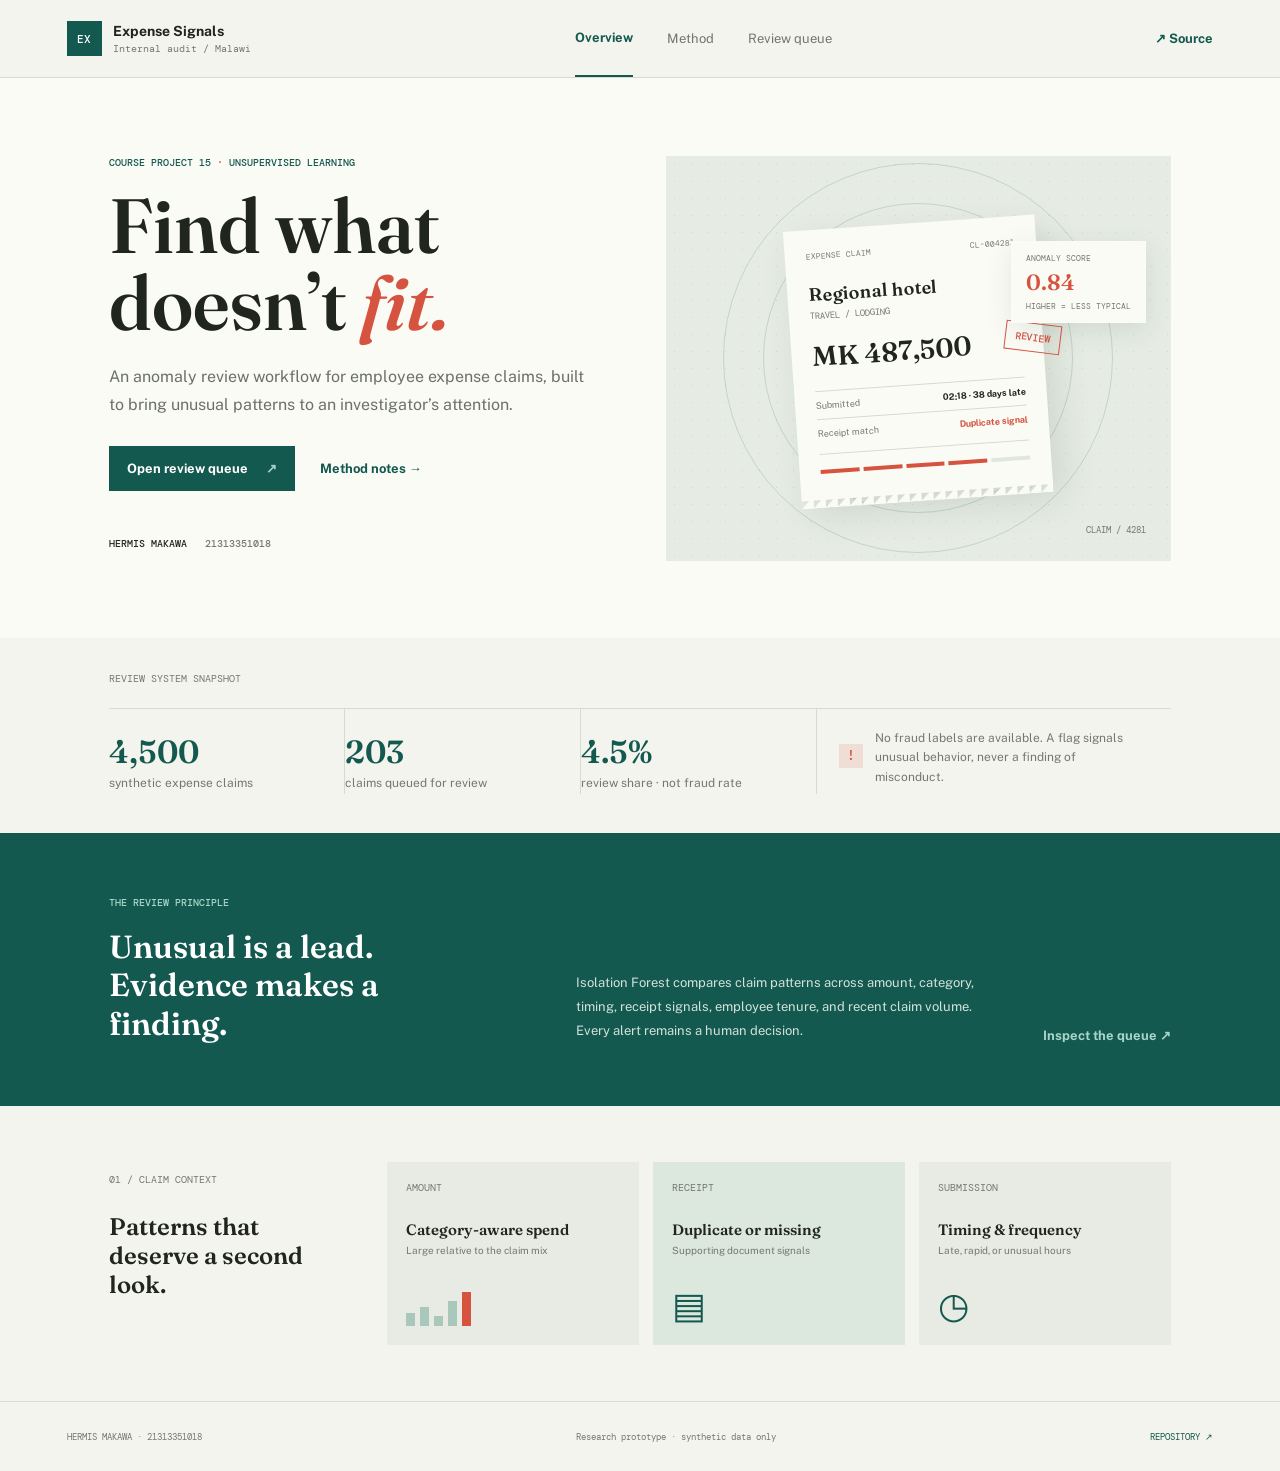
<file: docs/index.html>
<!doctype html>
<html lang="en">
<head>
  <meta charset="utf-8"><meta name="viewport" content="width=device-width, initial-scale=1">
  <meta name="description" content="Hermis Makawa's unsupervised employee expense anomaly review project.">
  <title>Expense Signals | Hermis Makawa</title>
  <link rel="preconnect" href="https://fonts.googleapis.com"><link rel="preconnect" href="https://fonts.gstatic.com" crossorigin>
  <link href="https://fonts.googleapis.com/css2?family=DM+Mono:wght@400;500&family=Fraunces:opsz,wght@9..144,500;9..144,600;9..144,700&family=Public+Sans:wght@400;500;600;700&display=swap" rel="stylesheet"><link rel="stylesheet" href="assets/site.css">
</head>
<body>
  <header class="topbar"><a class="brand" href="index.html"><span class="brand-mark">EX</span><span>Expense Signals<span class="brand-sub">Internal audit / Malawi</span></span></a><nav aria-label="Main navigation"><a class="active" href="index.html">Overview</a><a href="methodology.html">Method</a><a href="results.html">Review queue</a></nav><a class="repo-link" href="https://github.com/hermis94/employee-fraud-detection">↗ Source</a></header>
  <main><section class="hero"><div class="hero-copy"><p class="eyebrow">COURSE PROJECT 15 <span>·</span> UNSUPERVISED LEARNING</p><h1>Find what<br>doesn’t <em>fit.</em></h1><p class="lead">An anomaly review workflow for employee expense claims, built to bring unusual patterns to an investigator’s attention.</p><div class="hero-actions"><a class="button button-dark" href="results.html">Open review queue <span>↗</span></a><a class="text-link" href="methodology.html">Method notes <span>→</span></a></div><p class="student">HERMIS MAKAWA <span>21313351018</span></p></div><div class="hero-art" aria-label="Visual representation of an expense claim under review"><div class="orbit orbit-one"></div><div class="orbit orbit-two"></div><div class="receipt"><div class="receipt-top"><span>EXPENSE CLAIM</span><span>CL-004281</span></div><div class="receipt-vendor">Regional hotel</div><div class="receipt-category">TRAVEL / LODGING</div><div class="receipt-amount">MK 487,500</div><div class="receipt-meta"><span>Submitted</span><b>02:18 · 38 days late</b></div><div class="receipt-meta"><span>Receipt match</span><b class="alert-text">Duplicate signal</b></div><div class="receipt-rule"></div><div class="receipt-bars"><span></span><span></span><span></span><span></span><span></span></div><div class="receipt-stamp">REVIEW</div></div><div class="score-tag"><span>ANOMALY SCORE</span><b>0.84</b><i>HIGHER = LESS TYPICAL</i></div><span class="art-index">CLAIM / 4281</span></div></section>
  <section class="snapshot"><div class="section-label">REVIEW SYSTEM SNAPSHOT</div><div class="snapshot-grid"><article><span class="metric" data-metric="rows">4,500</span><p>synthetic expense claims</p></article><article><span class="metric" data-metric="flagged_claims">—</span><p>claims queued for review</p></article><article><span class="metric" data-metric="flagged_rate">—</span><p>review share · not fraud rate</p></article><article class="snapshot-note"><span class="note-mark">!</span><p>No fraud labels are available. A flag signals unusual behavior, never a finding of misconduct.</p></article></div></section>
  <section class="feature-band"><div><p class="eyebrow">THE REVIEW PRINCIPLE</p><h2>Unusual is a lead.<br>Evidence makes a finding.</h2></div><p>Isolation Forest compares claim patterns across amount, category, timing, receipt signals, employee tenure, and recent claim volume. Every alert remains a human decision.</p><a class="arrow-link" href="results.html">Inspect the queue <span>↗</span></a></section>
  <section class="signal-strip"><div class="strip-title"><span>01 / CLAIM CONTEXT</span><b>Patterns that<br>deserve a second look.</b></div><div class="signal-card"><span>AMOUNT</span><strong>Category-aware spend</strong><small>Large relative to the claim mix</small><div class="bar-chart"><i></i><i></i><i></i><i></i><i class="bar-alert"></i></div></div><div class="signal-card signal-card-accent"><span>RECEIPT</span><strong>Duplicate or missing</strong><small>Supporting document signals</small><div class="receipt-icon">▤</div></div><div class="signal-card"><span>SUBMISSION</span><strong>Timing & frequency</strong><small>Late, rapid, or unusual hours</small><div class="time-icon">◷</div></div></section></main>
  <footer><span>HERMIS MAKAWA · 21313351018</span><span>Research prototype · synthetic data only</span><a href="https://github.com/hermis94/employee-fraud-detection">REPOSITORY ↗</a></footer>
  <script src="assets/site.js"></script>
</body>
</html>
</file>
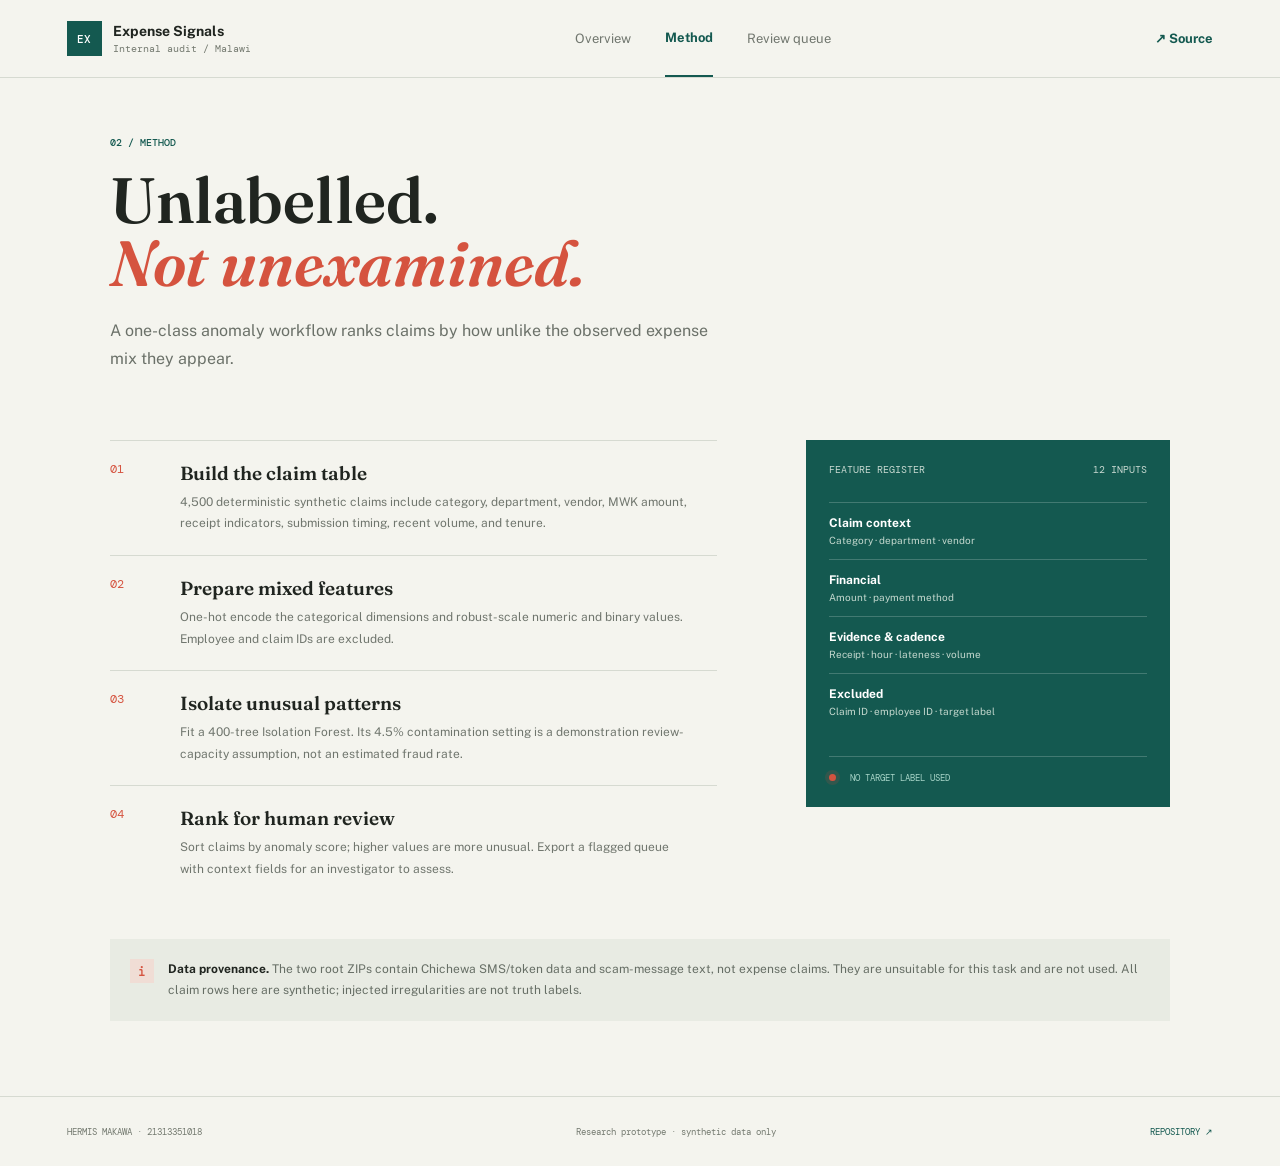
<file: docs/methodology.html>
<!doctype html>
<html lang="en">
<head>
  <meta charset="utf-8"><meta name="viewport" content="width=device-width, initial-scale=1">
  <meta name="description" content="Unsupervised employee expense anomaly detection methodology and data provenance.">
  <title>Method | Expense Signals</title>
  <link rel="preconnect" href="https://fonts.googleapis.com"><link rel="preconnect" href="https://fonts.gstatic.com" crossorigin>
  <link href="https://fonts.googleapis.com/css2?family=DM+Mono:wght@400;500&family=Fraunces:opsz,wght@9..144,500;9..144,600;9..144,700&family=Public+Sans:wght@400;500;600;700&display=swap" rel="stylesheet"><link rel="stylesheet" href="assets/site.css">
</head>
<body><header class="topbar"><a class="brand" href="index.html"><span class="brand-mark">EX</span><span>Expense Signals<span class="brand-sub">Internal audit / Malawi</span></span></a><nav aria-label="Main navigation"><a href="index.html">Overview</a><a class="active" href="methodology.html">Method</a><a href="results.html">Review queue</a></nav><a class="repo-link" href="https://github.com/hermis94/employee-fraud-detection">↗ Source</a></header>
<main class="inner-page"><div class="page-heading"><p class="eyebrow">02 / METHOD</p><h1>Unlabelled.<br><em>Not unexamined.</em></h1><p class="lead">A one-class anomaly workflow ranks claims by how unlike the observed expense mix they appear.</p></div><section class="method-layout"><div class="method-steps"><article><span class="step-no">01</span><div><h2>Build the claim table</h2><p>4,500 deterministic synthetic claims include category, department, vendor, MWK amount, receipt indicators, submission timing, recent volume, and tenure.</p></div></article><article><span class="step-no">02</span><div><h2>Prepare mixed features</h2><p>One-hot encode the categorical dimensions and robust-scale numeric and binary values. Employee and claim IDs are excluded.</p></div></article><article><span class="step-no">03</span><div><h2>Isolate unusual patterns</h2><p>Fit a 400-tree Isolation Forest. Its 4.5% contamination setting is a demonstration review-capacity assumption, not an estimated fraud rate.</p></div></article><article><span class="step-no">04</span><div><h2>Rank for human review</h2><p>Sort claims by anomaly score; higher values are more unusual. Export a flagged queue with context fields for an investigator to assess.</p></div></article></div><aside class="data-panel"><div class="panel-top"><span>FEATURE REGISTER</span><span>12 INPUTS</span></div><div class="feature-list"><div><b>Claim context</b><span>Category · department · vendor</span></div><div><b>Financial</b><span>Amount · payment method</span></div><div><b>Evidence & cadence</b><span>Receipt · hour · lateness · volume</span></div><div><b>Excluded</b><span>Claim ID · employee ID · target label</span></div></div><div class="panel-foot"><span class="pulse"></span> NO TARGET LABEL USED</div></aside></section><section class="method-note"><span class="note-mark">i</span><p><b>Data provenance.</b> The two root ZIPs contain Chichewa SMS/token data and scam-message text, not expense claims. They are unsuitable for this task and are not used. All claim rows here are synthetic; injected irregularities are not truth labels.</p></section></main>
<footer><span>HERMIS MAKAWA · 21313351018</span><span>Research prototype · synthetic data only</span><a href="https://github.com/hermis94/employee-fraud-detection">REPOSITORY ↗</a></footer></body></html>
</file>
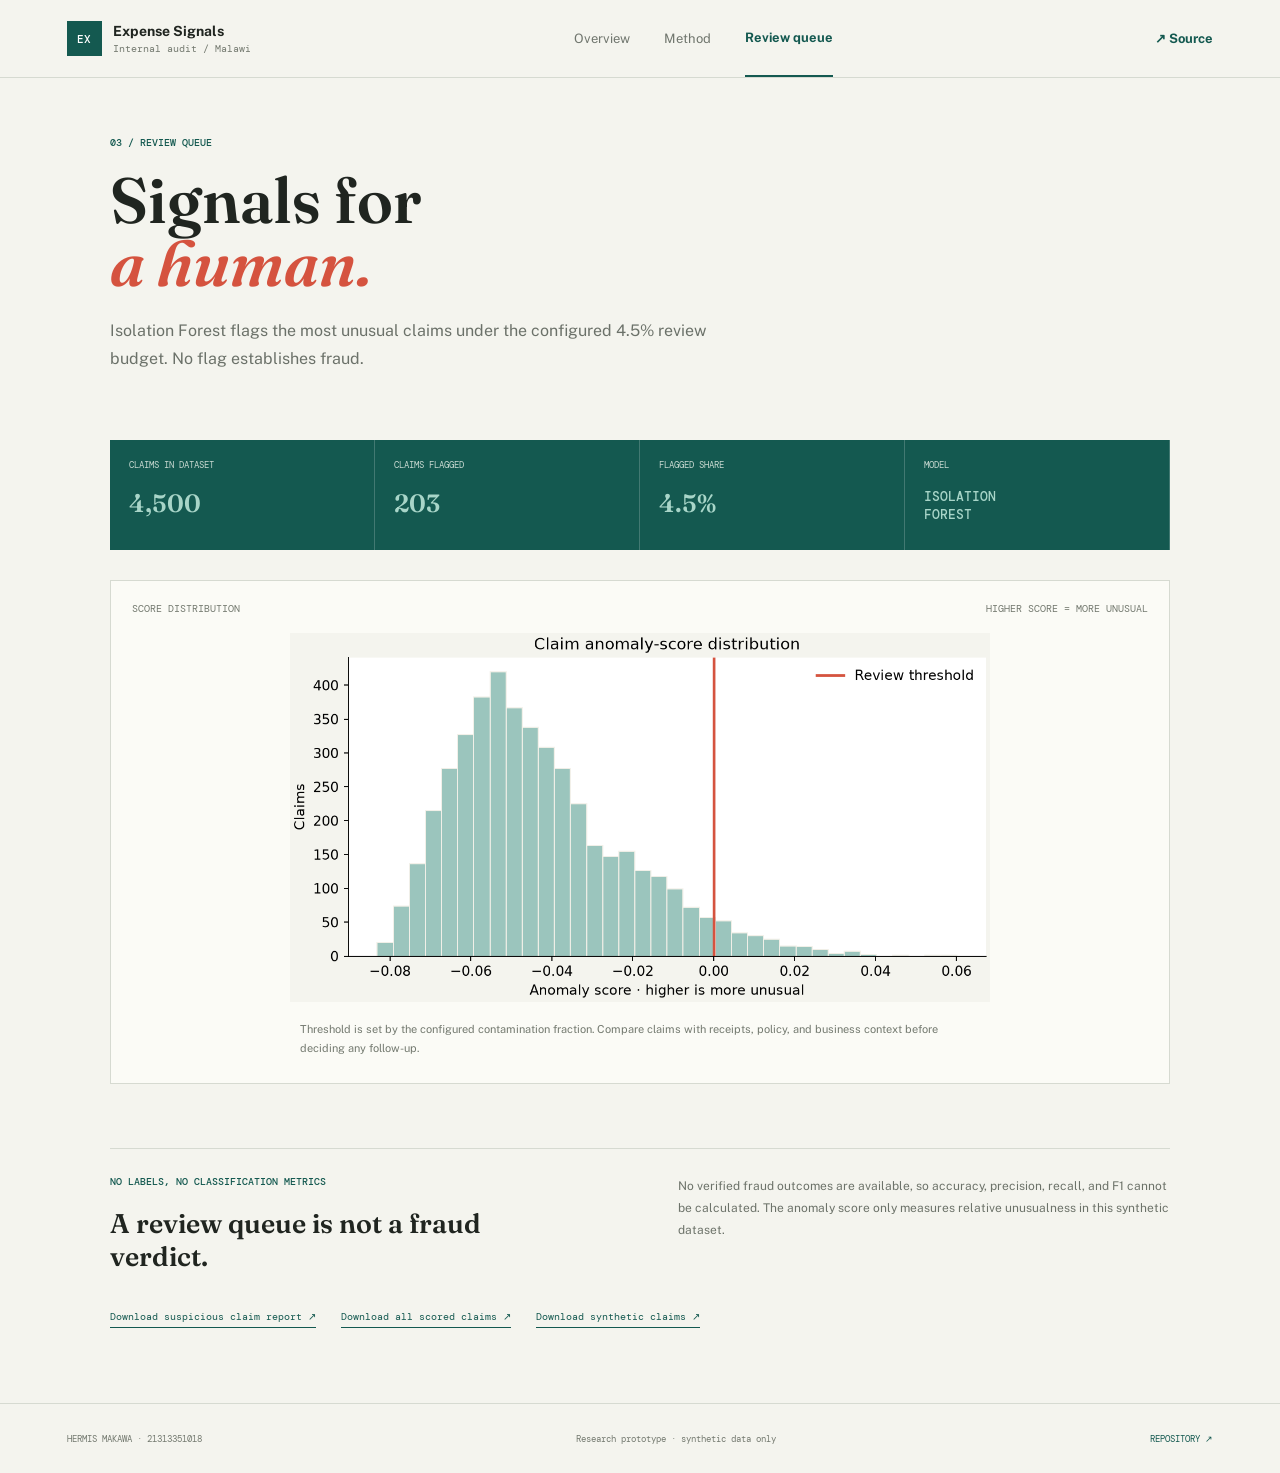
<file: docs/results.html>
<!doctype html>
<html lang="en">
<head>
  <meta charset="utf-8"><meta name="viewport" content="width=device-width, initial-scale=1">
  <meta name="description" content="Ranked employee expense anomaly review queue and score distribution.">
  <title>Review Queue | Expense Signals</title>
  <link rel="preconnect" href="https://fonts.googleapis.com"><link rel="preconnect" href="https://fonts.gstatic.com" crossorigin>
  <link href="https://fonts.googleapis.com/css2?family=DM+Mono:wght@400;500&family=Fraunces:opsz,wght@9..144,500;9..144,600;9..144,700&family=Public+Sans:wght@400;500;600;700&display=swap" rel="stylesheet"><link rel="stylesheet" href="assets/site.css">
</head>
<body><header class="topbar"><a class="brand" href="index.html"><span class="brand-mark">EX</span><span>Expense Signals<span class="brand-sub">Internal audit / Malawi</span></span></a><nav aria-label="Main navigation"><a href="index.html">Overview</a><a href="methodology.html">Method</a><a class="active" href="results.html">Review queue</a></nav><a class="repo-link" href="https://github.com/hermis94/employee-fraud-detection">↗ Source</a></header>
<main class="inner-page results-page"><div class="page-heading"><p class="eyebrow">03 / REVIEW QUEUE</p><h1>Signals for<br><em>a human.</em></h1><p class="lead">Isolation Forest flags the most unusual claims under the configured 4.5% review budget. No flag establishes fraud.</p></div><section class="queue-summary"><div><span>CLAIMS IN DATASET</span><b data-metric="rows">4,500</b></div><div><span>CLAIMS FLAGGED</span><b data-metric="flagged_claims">—</b></div><div><span>FLAGGED SHARE</span><b data-metric="flagged_rate">—</b></div><div><span>MODEL</span><b class="model-name">ISOLATION<br>FOREST</b></div></section><section class="distribution-panel"><div class="panel-top"><span>SCORE DISTRIBUTION</span><span>HIGHER SCORE = MORE UNUSUAL</span></div><img src="assets/anomaly-distribution.png" alt="Histogram of claim anomaly scores and review threshold"><p>Threshold is set by the configured contamination fraction. Compare claims with receipts, policy, and business context before deciding any follow-up.</p></section><section class="results-foot"><div><p class="eyebrow">NO LABELS, NO CLASSIFICATION METRICS</p><h2>A review queue is not a fraud verdict.</h2></div><p>No verified fraud outcomes are available, so accuracy, precision, recall, and F1 cannot be calculated. The anomaly score only measures relative unusualness in this synthetic dataset.</p></section><div class="download-row"><a href="downloads/suspicious_claim_report.csv">Download suspicious claim report ↗</a><a href="downloads/scored_claims.csv">Download all scored claims ↗</a><a href="downloads/employee_expense_claims.csv">Download synthetic claims ↗</a></div></main>
<footer><span>HERMIS MAKAWA · 21313351018</span><span>Research prototype · synthetic data only</span><a href="https://github.com/hermis94/employee-fraud-detection">REPOSITORY ↗</a></footer><script src="assets/site.js"></script></body></html>
</file>
<file: docs/assets/site.css>
:root{--ink:#202520;--paper:#f4f4ee;--white:#fbfbf6;--teal:#145950;--mint:#a8d5c8;--red:#d5533f;--line:#d6dad1;--muted:#73796f;--mono:"DM Mono",monospace;--sans:"Public Sans",sans-serif;--display:"Fraunces",serif}*{box-sizing:border-box}body{margin:0;background:var(--paper);color:var(--ink);font:15px var(--sans)}.topbar{height:78px;padding:0 5.2vw;display:flex;align-items:center;justify-content:space-between;border-bottom:1px solid var(--line)}.brand{display:flex;align-items:center;gap:11px;color:var(--ink);text-decoration:none;font-weight:700;font-size:14px}.brand-mark{display:grid;place-items:center;width:35px;height:35px;background:var(--teal);color:white;font:500 11px var(--mono)}.brand-sub{display:block;margin-top:3px;color:var(--muted);font:10px var(--mono)}nav{height:100%;display:flex;gap:34px;align-items:center}nav a,.repo-link{height:100%;display:flex;align-items:center;color:#70766e;text-decoration:none;font-size:13px}nav a.active{color:var(--teal);border-bottom:2px solid var(--teal);font-weight:700}.repo-link{height:auto;color:var(--teal);font-weight:700}.hero{min-height:560px;padding:64px 8.5vw;display:grid;grid-template-columns:1fr 1fr;gap:4vw;align-items:center;background:var(--white);overflow:hidden}.eyebrow{margin:0 0 19px;color:var(--teal);font:500 10px var(--mono);letter-spacing:0}.eyebrow span{color:var(--red)}h1,h2,p{margin-top:0}.hero h1,.page-heading h1{margin:0;font:600 clamp(49px,6vw,78px)/.99 var(--display);letter-spacing:0}.hero h1 em,.page-heading h1 em{color:var(--red);font-style:italic}.lead{max-width:480px;margin:22px 0;color:#6b7169;font-size:16px;line-height:1.75}.hero-actions{display:flex;align-items:center;gap:25px;margin:27px 0 46px}.button{display:inline-flex;gap:18px;align-items:center;padding:15px 18px;text-decoration:none;font-size:13px;font-weight:700}.button-dark{background:var(--teal);color:white}.button-dark span{color:var(--mint)}.text-link,.arrow-link{color:var(--teal);font-weight:700;text-decoration:none;font-size:13px}.student{font:500 10px var(--mono)}.student span{margin-left:12px;color:var(--muted)}.hero-art{height:405px;position:relative;display:grid;place-items:center;overflow:hidden;background-color:#e6ece3;background-image:radial-gradient(#14595020 .8px,transparent .8px);background-size:17px 17px}.orbit{position:absolute;border:1px solid #1459502a;border-radius:50%;width:390px;height:390px}.orbit-two{width:310px;height:310px}.receipt{position:relative;z-index:1;width:252px;padding:21px 21px 26px;background:var(--white);box-shadow:10px 15px 35px #172e261d;transform:rotate(-4deg)}.receipt:after{content:"";position:absolute;left:0;right:0;bottom:-8px;height:9px;background:linear-gradient(135deg,transparent 6px,var(--white) 0) 0 0/12px 9px repeat-x}.receipt-top{display:flex;justify-content:space-between;color:var(--muted);font:8px var(--mono)}.receipt-vendor{margin-top:22px;font:600 18px var(--display)}.receipt-category{margin-top:4px;color:var(--muted);font:9px var(--mono)}.receipt-amount{margin:18px 0;font:600 27px var(--display)}.receipt-meta{display:flex;justify-content:space-between;padding:8px 0;border-top:1px solid var(--line);font-size:9px}.receipt-meta span{color:var(--muted)}.receipt-meta b{font-size:9px}.alert-text{color:var(--red)}.receipt-rule{height:1px;margin-top:7px;background:var(--line)}.receipt-bars{display:flex;gap:4px;margin-top:15px}.receipt-bars span{height:4px;flex:1;background:#dfe7df}.receipt-bars span:nth-child(-n+4){background:var(--red)}.receipt-stamp{position:absolute;right:-18px;top:40%;padding:7px 9px;border:1px solid var(--red);color:var(--red);font:500 10px var(--mono);transform:rotate(11deg)}.score-tag{position:absolute;right:5%;top:21%;padding:12px 15px;background:var(--white);box-shadow:0 7px 25px #173d2a1a;z-index:2}.score-tag span,.score-tag i{display:block;color:var(--muted);font:8px var(--mono);font-style:normal}.score-tag b{display:block;margin:5px 0;color:var(--red);font:600 22px var(--display)}.art-index{position:absolute;right:5%;bottom:6%;font:9px var(--mono);color:var(--muted)}.snapshot{padding:34px 8.5vw 39px}.section-label,.panel-top{font:10px var(--mono);color:var(--muted)}.snapshot-grid{display:grid;grid-template-columns:repeat(3,1fr) 1.5fr;margin-top:23px;border-top:1px solid var(--line)}.snapshot-grid article{padding:23px 12px 4px 0;border-right:1px solid var(--line)}.metric{font:600 32px var(--display);color:var(--teal)}.snapshot-grid p{margin:5px 0 0;color:var(--muted);font-size:12px}.snapshot-note{display:flex;gap:12px;align-items:center;padding:15px 0 7px 22px!important;border-right:0!important}.snapshot-note p{max-width:255px;line-height:1.6}.note-mark{flex:none;display:grid;place-items:center;width:24px;height:24px;background:#f0ddd5;color:var(--red);font:500 13px var(--mono)}.feature-band{padding:63px 8.5vw;display:grid;grid-template-columns:1fr 1fr auto;gap:5vw;align-items:end;background:var(--teal);color:white}.feature-band .eyebrow{color:var(--mint)}.feature-band h2{max-width:380px;margin:0;font:600 32px/1.2 var(--display)}.feature-band>p{max-width:450px;margin:0;color:#d3e2da;font-size:13px;line-height:1.85}.arrow-link{color:var(--mint);white-space:nowrap}.signal-strip{display:grid;grid-template-columns:1.05fr repeat(3,1fr);padding:56px 8.5vw;gap:14px}.strip-title{padding:7px 10px 0 0}.strip-title span,.signal-card>span{font:10px var(--mono);color:var(--muted)}.strip-title b{display:block;margin-top:27px;font:600 24px/1.2 var(--display)}.signal-card{position:relative;min-height:183px;padding:19px;background:#e8ebe3;display:flex;flex-direction:column;align-items:flex-start}.signal-card-accent{background:#dce7de}.signal-card strong{margin-top:26px;font:600 15px var(--display)}.signal-card small{margin-top:5px;color:var(--muted);font-size:10px}.bar-chart{height:38px;display:flex;align-items:end;gap:5px;margin-top:auto}.bar-chart i{display:block;width:9px;height:13px;background:#a9c8bb}.bar-chart i:nth-child(2){height:19px}.bar-chart i:nth-child(3){height:10px}.bar-chart i:nth-child(4){height:25px}.bar-chart i.bar-alert{height:34px;background:var(--red)}.receipt-icon,.time-icon{margin-top:auto;color:var(--teal);font:36px var(--sans)}footer{min-height:70px;padding:18px 5.2vw;display:flex;align-items:center;justify-content:space-between;border-top:1px solid var(--line);font:9px var(--mono);color:var(--muted)}footer a{color:var(--teal);text-decoration:none}.inner-page{max-width:1240px;margin:0 auto;padding:58px 7vw 75px}.page-heading{padding-bottom:45px}.page-heading h1{font-size:64px}.page-heading .lead{max-width:620px}.method-layout{display:grid;grid-template-columns:1.25fr .75fr;gap:7vw}.method-steps article{display:grid;grid-template-columns:52px 1fr;gap:18px;padding:20px 0;border-top:1px solid var(--line)}.step-no{font:12px var(--mono);color:var(--red)}.method-steps h2{margin:0 0 7px;font:600 19px var(--display)}.method-steps p{max-width:510px;margin:0;color:#70766e;font-size:12px;line-height:1.8}.data-panel{align-self:start;background:var(--teal);color:white;padding:23px}.panel-top{display:flex;justify-content:space-between;color:#c8d9d1}.feature-list{margin:26px 0}.feature-list div{padding:13px 0;border-top:1px solid #ffffff32}.feature-list b,.feature-list span{display:block}.feature-list b{font-size:12px}.feature-list span{margin-top:4px;color:#c4d8ce;font-size:10px}.panel-foot{padding-top:15px;border-top:1px solid #ffffff32;font:9px var(--mono);color:var(--mint)}.pulse{display:inline-block;width:7px;height:7px;border-radius:50%;background:var(--red);box-shadow:0 0 0 4px #d5533f27;margin-right:9px}.method-note{display:flex;gap:14px;margin-top:39px;padding:20px;background:#e8ebe3}.method-note p{margin:0;color:#666e65;font-size:12px;line-height:1.75}.method-note b{color:var(--ink)}.queue-summary{display:grid;grid-template-columns:repeat(4,1fr);background:var(--teal);color:white}.queue-summary>div{min-height:110px;padding:19px;border-right:1px solid #ffffff32}.queue-summary span,.queue-summary b{display:block}.queue-summary span{font:9px var(--mono);color:#c8d9d1}.queue-summary b{margin-top:17px;color:var(--mint);font:600 25px var(--display)}.queue-summary .model-name{font:500 13px/1.4 var(--mono)}.distribution-panel{margin-top:30px;padding:21px;background:var(--white);border:1px solid var(--line)}.distribution-panel .panel-top{color:var(--muted)}.distribution-panel img{display:block;width:min(100%,700px);height:auto;margin:18px auto}.distribution-panel>p{max-width:680px;margin:4px auto;color:var(--muted);font-size:11px;line-height:1.7}.results-foot{display:grid;grid-template-columns:1fr 1fr;gap:6vw;margin:64px 0 36px;padding-top:26px;border-top:1px solid var(--line)}.results-foot h2{max-width:390px;margin:0;font:600 27px/1.25 var(--display)}.results-foot>p{max-width:520px;color:#6c7269;font-size:12px;line-height:1.85}.download-row{display:flex;gap:25px;flex-wrap:wrap}.download-row a{color:var(--teal);font:10px var(--mono);text-decoration:none;border-bottom:1px solid var(--teal);padding-bottom:4px}@media(max-width:850px){.topbar{padding-inline:5vw}.hero{padding:46px 7vw;grid-template-columns:1fr}.hero-art{height:360px}.feature-band{grid-template-columns:1fr 1fr}.feature-band .arrow-link{grid-column:2}.signal-strip{grid-template-columns:1fr 1fr}.strip-title{grid-column:span 2}.inner-page{padding-inline:6vw}.method-layout{gap:4vw}}@media(max-width:560px){.topbar{height:auto;min-height:70px;flex-wrap:wrap;padding:13px 5vw;gap:14px}.brand{flex:1}nav{order:3;width:100%;height:38px;justify-content:space-between;gap:10px;border-top:1px solid var(--line)}nav a{height:38px;font-size:12px}.repo-link{font-size:12px}.hero{padding:40px 6vw 36px}.hero h1{font-size:54px}.hero-art{height:315px}.receipt{transform:scale(.88) rotate(-4deg)}.snapshot{padding:28px 6vw}.snapshot-grid{grid-template-columns:1fr 1fr}.snapshot-grid article:nth-child(2){border-right:0}.snapshot-note{padding-left:0!important}.feature-band{padding:43px 6vw;grid-template-columns:1fr}.feature-band .arrow-link{grid-column:auto}.feature-band h2{font-size:28px}.signal-strip{padding:38px 6vw;gap:9px}.signal-card{padding:14px;min-height:160px}.signal-card strong{font-size:13px}.signal-card small{font-size:9px}.strip-title b{font-size:21px}footer{padding:18px 6vw;align-items:flex-start;gap:10px;flex-direction:column}.inner-page{padding:42px 6vw 54px}.page-heading h1{font-size:51px}.method-layout,.results-foot{grid-template-columns:1fr}.data-panel{margin-top:12px}.method-note{margin-top:25px}.queue-summary{grid-template-columns:1fr 1fr}.queue-summary>div:nth-child(2){border-right:0}.results-foot{gap:12px;margin-top:45px}.download-row{flex-direction:column;align-items:flex-start;gap:16px}}
</file>
